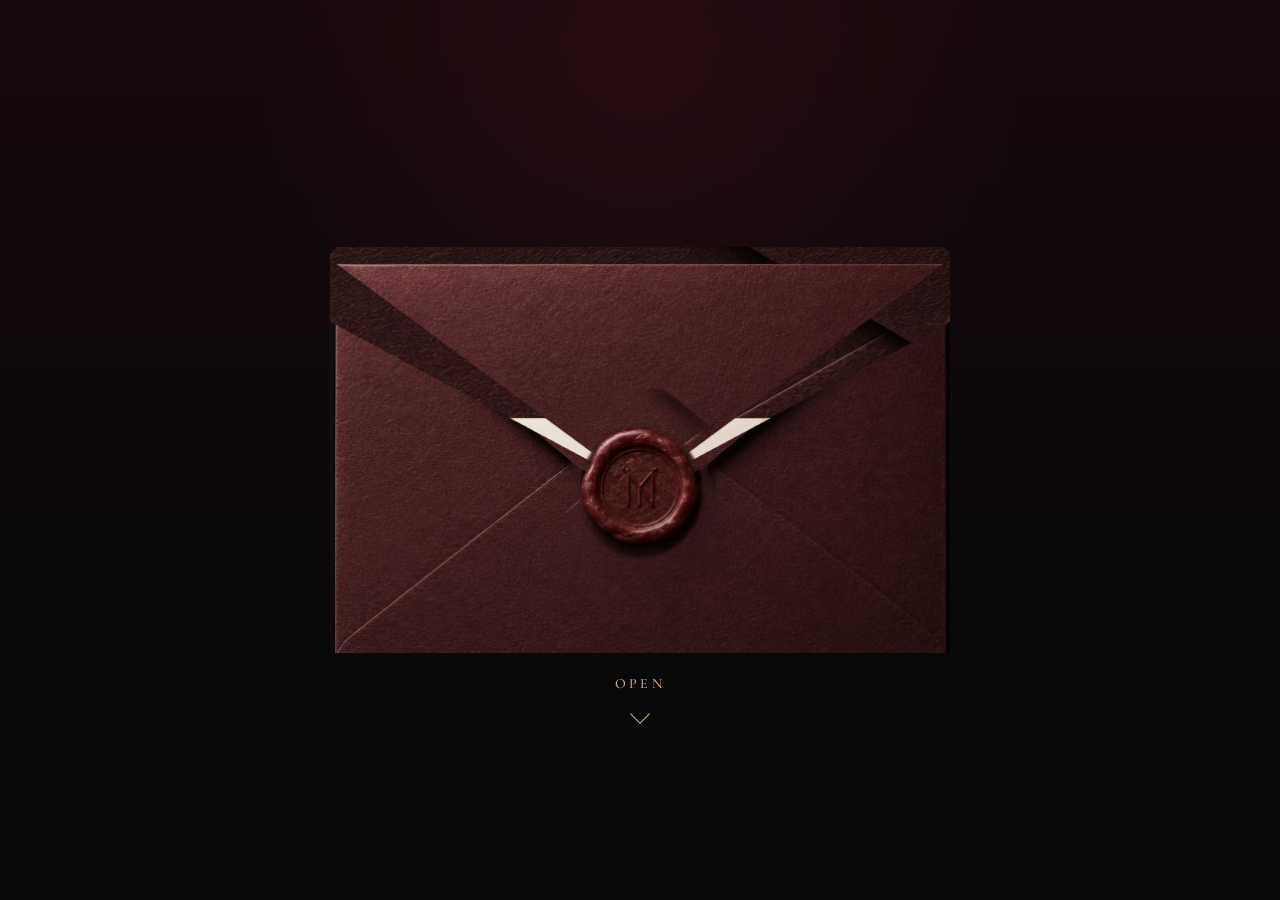
<file: index.html>
<!DOCTYPE html>
<html lang="ja">
<head>
<meta charset="UTF-8">
<meta name="viewport" content="width=device-width, initial-scale=1.0">
<meta name="theme-color" content="#13070a">
<title>Invitation for NENE — v75</title>
<link rel="preconnect" href="https://fonts.googleapis.com">
<link rel="preconnect" href="https://fonts.gstatic.com" crossorigin>
<link href="https://fonts.googleapis.com/css2?family=Cormorant+Garamond:wght@400;500;600&family=Noto+Serif+JP:wght@400;500;600&display=swap" rel="stylesheet">
<style>
:root{--gold:#d4ad86;--ink:#2b2622}
*{box-sizing:border-box}
html{
  min-height:100%;
  overflow-x:hidden;
  overflow-y:auto;
}
body{
  margin:0;
  min-height:100vh;
  min-height:100dvh;
  overflow-x:hidden;
  overflow-y:auto;
  color:#fff;
  font-family:"Noto Serif JP",serif;
  background:radial-gradient(circle at 50% 8%,rgba(100,23,37,.20),transparent 36%),linear-gradient(180deg,#18090d,#09090a 76%);
  -webkit-overflow-scrolling:touch;
}
.stage{
  width:min(94vw,620px);
  text-align:center;
}
.envelope-screen{
  position:fixed;
  inset:0;
  z-index:20;
  display:grid;
  place-items:center;
  padding:calc(16px + env(safe-area-inset-top)) 0 calc(16px + env(safe-area-inset-bottom));
}
.open-button{display:block;width:100%;border:0;background:none;padding:0;cursor:pointer;color:inherit}
.envelope{
  width:100%;aspect-ratio:1246/816;position:relative;perspective:1800px;transform-style:preserve-3d;
}
.inner{
  position:absolute;inset:0;z-index:1;border-radius:10px;overflow:hidden;
  background:url("assets/envelope-inner.webp") center/cover;
}
.inner::after{
  content:"";position:absolute;inset:0;
  background:linear-gradient(180deg,rgba(0,0,0,.18),transparent 35%,rgba(0,0,0,.08));
}
.card-slot{
  position:absolute;
  inset:0;
  z-index:2;
  pointer-events:none;
  overflow:hidden;
  border-radius:10px;
}

.envelope.card-free .card-slot{
  overflow:visible;
  z-index:7;
}

.card{
  position:absolute;
  left:20%;
  right:20%;
  top:18%;
  height:67%;
  z-index:2;
  transform:translate3d(0,36%,0) rotate(0deg) scale(1);
  transform-origin:50% 82%;
  backface-visibility:hidden;
  -webkit-backface-visibility:hidden;
  will-change:transform;
  transform-style:preserve-3d;
  contain:paint;
}

.card img{
  width:100%;
  height:100%;
  object-fit:cover;
  display:block;
  border-radius:2px;
  transform:translateZ(0);
}

.card::before{
  content:"";
  position:absolute;
  left:6%;
  right:6%;
  top:8%;
  bottom:-5%;
  z-index:-1;
  border-radius:4px;
  background:rgba(0,0,0,.28);
  filter:blur(12px);
  transform:translate3d(0,10px,0);
  pointer-events:none;
}

.pocket{
  position:absolute;
  inset:0;
  z-index:5;
  pointer-events:none;
  will-change:opacity;
}

.pocket img{
  width:100%;
  height:100%;
  display:block;
  transform:translateZ(0);
}

.flap{
  position:absolute;
  inset:0;
  z-index:6;
  transform-origin:50% 4.2%;
  transform-style:preserve-3d;
  transform:rotateX(0deg);
  backface-visibility:visible;
  -webkit-backface-visibility:visible;
  will-change:transform;
}

.flap img{
  display:block;
  width:100%;
  height:100%;
  backface-visibility:visible;
  -webkit-backface-visibility:visible;
}


.seal{
  position:absolute;
  width:21.7%;
  left:39.15%;
  top:42.8%;
  z-index:8;
  transform:translate3d(0,0,0) rotate(0deg) scale(1);
  backface-visibility:hidden;
  -webkit-backface-visibility:hidden;
  will-change:transform,opacity;
}

.seal img{width:100%;display:block;transform:translateZ(0)}

.envelope.seal-hidden .seal{
  display:none;
  visibility:hidden;
  filter:none;
}

/*
  Once the invitation has cleared the envelope,
  place it above the opened flap and every envelope panel.
*/
.envelope.card-front .card-slot{
  overflow:visible;
  z-index:12;
}

.envelope.card-front .card{
  z-index:12;
}

.envelope.card-front .flap{
  z-index:1;
  pointer-events:none;
}

.envelope.card-front .pocket{
  z-index:4;
}


/*
  While the flap is rotating, the scene uses preserve-3d.
  Once the rotation is complete, flatten the scene so normal z-index
  ordering is deterministic across Safari, Chromium, and Firefox.
*/
.envelope.flap-opened{
  transform-style:flat;
}

.envelope.flap-opened .flap{
  z-index:1;
}

/*
  During extraction, the invitation's upper portion must sit above the
  opened flap, while the lower portion remains behind the front pocket.
*/
.envelope.card-above-flap .card-slot{
  z-index:6;
}

.envelope.card-above-flap .flap{
  z-index:1;
}

.envelope.card-above-flap .pocket{
  z-index:8;
}

/*
  After the invitation has fully cleared the pocket, it becomes the
  foremost layer in the scene.
*/
.envelope.card-front .card-slot{
  z-index:12;
  transform:translateZ(0);
}

.envelope.card-front .pocket{
  z-index:4;
}


/* One tap starts one coordinated timeline. */
.envelope.playing{
  transform:translateZ(0);
}

.envelope.playing .seal{
  animation:sealReleaseSmooth 1.02s cubic-bezier(.22,.72,.18,1) .08s both;
}

.envelope.playing .flap{
  animation:flapOpenSmooth 1.95s cubic-bezier(.20,.70,.16,1) .92s both;
}

.envelope.playing .card{
  animation:cardRevealAndPullSmooth 4.25s cubic-bezier(.20,.68,.18,1) 3.05s both;
}

.envelope.playing .pocket,
.envelope.playing .inner{
  animation:backgroundRecedeSmooth 1.05s ease 6.05s both;
}

/*
  v38 motion design:
  - visual structure remains v34
  - only transform and opacity are animated
  - no material swaps, no animated blur, and no overshoot
*/

@keyframes sealReleaseSmooth{
  0%{
    transform:translate3d(0,0,0) rotate(0deg) scale(1);
    opacity:1;
  }
  18%{
    transform:translate3d(0,-2px,28px) rotate(-1deg) scale(1.025);
    opacity:1;
  }
  48%{
    transform:translate3d(24px,22px,76px) rotate(7deg) scale(.97);
    opacity:1;
  }
  100%{
    transform:translate3d(82px,72px,122px) rotate(22deg) scale(.84);
    opacity:0;
  }
}

/*
  The same v34 flap remains visible after opening.
  The hinge and final 178-degree position are preserved,
  but the motion is one continuous curve with fewer interpolation breaks.
*/
@keyframes flapOpenSmooth{
  0%,7%{
    transform:rotateX(0deg);
  }
  28%{
    transform:rotateX(24deg);
  }
  68%{
    transform:rotateX(142deg);
  }
  100%{
    transform:rotateX(178deg);
  }
}

/*
  The card stays inside during the initial pause.
  It peeks out, pauses briefly, clears the pocket,
  and then approaches the viewer without changing assets.
*/
@keyframes cardRevealAndPullSmooth{
  0%,16%{
    transform:translate3d(0,36%,0) rotate(0deg) scale(1);
  }
  34%{
    transform:translate3d(0,25%,0) rotate(0deg) scale(1);
  }
  45%{
    transform:translate3d(0,25%,0) rotate(0deg) scale(1);
  }
  68%{
    transform:translate3d(0,3%,0) rotate(-.45deg) scale(1.008);
  }
  82%{
    transform:translate3d(0,-8%,0) rotate(-1.1deg) scale(1.026);
  }
  88%{
    transform:translate3d(0,-8%,0) rotate(-1.1deg) scale(1.026);
  }
  100%{
    transform:translate3d(0,-15%,0) rotate(-.55deg) scale(1.14);
  }
}

@keyframes backgroundRecedeSmooth{
  from{opacity:1}
  to{opacity:.44}
}

.open-label{
  margin-top:22px;
  color:var(--gold);
  font:500 .88rem "Cormorant Garamond",serif;
  letter-spacing:.23em;
  transition:opacity .42s ease,transform .42s ease;
}
.arrow{
  width:14px;
  height:14px;
  border-right:1px solid var(--gold);
  border-bottom:1px solid var(--gold);
  transform:rotate(45deg);
  margin:10px auto;
  transition:opacity .42s ease,transform .42s ease;
}
.envelope.playing~.open-label,
.envelope.playing~.arrow{
  opacity:0;
  transform:translateY(5px) rotate(45deg);
}
.envelope.playing~.open-label{transform:translateY(5px)}

@media (prefers-reduced-motion: reduce){
  .envelope.playing,
  .envelope.playing .seal,
  .envelope.playing .flap,
  .envelope.playing .card,
  .envelope.playing .pocket,
  .envelope.playing .inner{
    animation-duration:.01ms!important;
    animation-delay:0ms!important;
  }
}

/* ---------- Invitation body: normal document flow ---------- */

.envelope-screen{
  transition:opacity .65s ease, filter .65s ease;
}
.envelope-screen.receding{
  opacity:.08;
  filter:blur(2px);
  pointer-events:none;
}

.invitation-page{
  display:none;
  position:fixed;
  inset:0;
  z-index:100;
  width:100%;
  height:100vh;
  height:100dvh;
  padding:28px 0 calc(56px + env(safe-area-inset-bottom));
  overflow-x:hidden;
  overflow-y:scroll;
  -webkit-overflow-scrolling:touch;
  overscroll-behavior-y:contain;
  touch-action:pan-y;
  background:radial-gradient(circle at 50% 8%,rgba(100,23,37,.20),transparent 36%),linear-gradient(180deg,#18090d,#09090a 76%);
  pointer-events:auto;
}
.invitation-page.visible{
  display:block;
}
.invitation-page .invitation-sheet{
  width:min(92vw,620px);
  margin:0 auto;
  touch-action:pan-y;
}

/* The transition uses a temporary clone only. It never becomes scroll content. */
.invitation-transition{
  --from-left:50vw;
  --from-top:50vh;
  --from-width:240px;
  --from-height:320px;
  position:fixed;
  left:var(--from-left);
  top:var(--from-top);
  width:var(--from-width);
  height:var(--from-height);
  z-index:60;
  transform:translate(-50%,-50%);
  transform-origin:center;
  pointer-events:none;
  overflow:hidden;
  animation:invitationCardToSheet 2.05s cubic-bezier(.22,.76,.18,1) forwards;
}
.invitation-transition .invitation-sheet{
  width:100%;
  min-height:100%;
}
.invitation-transition .invitation-content{
  animation:invitationContentFade .72s ease 1.32s forwards;
}

@keyframes invitationCardToSheet{
  0%{
    left:var(--from-left);
    top:var(--from-top);
    width:var(--from-width);
    height:var(--from-height);
    transform:translate(-50%,-50%) scale(1);
  }
  14%{
    left:50vw;
    top:50vh;
    width:var(--from-width);
    height:var(--from-height);
    transform:translate(-50%,-50%) scale(1);
  }
  31%{
    left:50vw;
    top:50vh;
    width:var(--from-width);
    height:var(--from-height);
    transform:translate(-50%,-50%) scale(1.07);
  }
  100%{
    left:50vw;
    top:50vh;
    width:min(92vw,620px);
    height:min(88vh,900px);
    transform:translate(-50%,-50%) scale(1);
  }
}

.invitation-sheet{
  position:relative;
  overflow:hidden;
  width:100%;
  padding:72px 52px 64px;
  color:#302722;
  border-radius:2px;
  background:
    url("assets/invitation-paper-v60.webp") center/300px 300px repeat,
    #f1e8dc;
  box-shadow:
    0 34px 90px rgba(0,0,0,.56),
    0 10px 24px rgba(54,31,18,.28),
    0 2px 3px rgba(255,255,255,.16),
    inset 0 2px 2px rgba(255,255,255,.9),
    inset 2px 0 2px rgba(255,255,255,.42),
    inset -2px 0 3px rgba(91,57,35,.16),
    inset 0 -3px 4px rgba(91,57,35,.18);
}

.invitation-sheet::before{
  content:"";
  position:absolute;
  inset:18px;
  border:1px solid rgba(165,112,82,.48);
  box-shadow:
    0 0 0 1px rgba(255,255,255,.25),
    inset 0 0 18px rgba(117,78,50,.035);
  pointer-events:none;
}

.invitation-sheet::after{
  content:"";
  position:absolute;
  inset:0;
  background:linear-gradient(100deg,rgba(255,255,255,.025),transparent 22%,transparent 78%,rgba(112,76,52,.018));
  opacity:.35;
  pointer-events:none;
}

.invitation-corner{
  position:absolute;
  z-index:2;
  width:92px;
  aspect-ratio:1;
  background:url("assets/corner-ornament.png") center/contain no-repeat;
  opacity:.9;
  filter:drop-shadow(0 1px 0 rgba(255,255,255,.44));
  pointer-events:none;
}
.invitation-corner.tl{top:20px;left:20px}
.invitation-corner.tr{top:20px;right:20px;transform:scaleX(-1)}
.invitation-corner.bl{bottom:20px;left:20px;transform:scaleY(-1)}
.invitation-corner.br{bottom:20px;right:20px;transform:scale(-1)}

.invitation-content{
  position:relative;
  z-index:3;
  opacity:1;
  transform:none;
}
@keyframes invitationContentFade{
  from{opacity:0;transform:translateY(10px)}
  to{opacity:1;transform:none}
}

.invitation-monogram{
  position:relative;
  width:92px;
  height:92px;
  margin:0 auto 12px;
  display:grid;
  place-items:center;
}
.invitation-monogram img{
  width:100%;
  height:100%;
  object-fit:contain;
  display:block;
  filter:
    drop-shadow(0 1px 0 rgba(255,255,255,.72))
    drop-shadow(0 2px 1px rgba(86,43,30,.2));
}
.invitation-heading{
  margin:0;text-align:center;color:#8f5f4c;
  font:500 2.6rem "Cormorant Garamond",serif;letter-spacing:.14em;
}
.invitation-to{
  margin:14px 0 30px;text-align:center;color:#76594c;
  font:500 1.42rem "Cormorant Garamond",serif;letter-spacing:.04em;
}
.invitation-copy{margin:0;text-align:center;font-size:.94rem;line-height:2.05;letter-spacing:.025em}
.invitation-divider{width:156px;height:24px;margin:28px auto;color:#ab775f}
.invitation-divider svg{width:100%;height:100%}
.invitation-details{margin-top:4px}
.invitation-row{display:grid;grid-template-columns:150px 1fr;gap:28px;align-items:start;padding:18px 0;border-top:1px solid rgba(166,113,87,.42)}
.invitation-row:last-child{border-bottom:1px solid rgba(166,113,87,.42)}
.invitation-label{margin:0;color:#7e5848;font:600 .79rem "Cormorant Garamond",serif;letter-spacing:.1em}
.invitation-value{margin:0;font-size:.9rem;line-height:1.8}
.invitation-closing{margin:34px 0 0;text-align:center;color:#76594c;font:500 1.06rem "Cormorant Garamond",serif;letter-spacing:.025em}

.itinerary-notice{
  margin:34px auto 0;
  padding:28px 18px 4px;
  text-align:center;
  border-top:1px solid rgba(166,113,87,.42);
}
.itinerary-notice-title{
  margin:0 0 12px;
  color:#8f5f4c;
  font:600 .8rem "Cormorant Garamond",serif;
  letter-spacing:.18em;
}
.itinerary-notice-copy{
  margin:0;
  color:#5f5048;
  font-size:.84rem;
  line-height:1.9;
  letter-spacing:.02em;
}
.itinerary-notice-date{
  margin:14px 0 0;
  color:#92776a;
  font:500 .76rem "Cormorant Garamond",serif;
  letter-spacing:.045em;
}


@media(max-width:500px){
  .invitation-page{
    padding:14px 0 calc(32px + env(safe-area-inset-bottom));
    overflow-y:scroll;
    touch-action:pan-y;
  }
  .invitation-page .invitation-sheet{
    width:min(94vw,620px);
  }
  .invitation-sheet{
    padding:64px 24px 48px;
    border-radius:1px;
    box-shadow:0 24px 64px rgba(0,0,0,.52),0 8px 18px rgba(54,31,18,.24),inset 0 2px 2px rgba(255,255,255,.88),inset 0 -2px 3px rgba(91,57,35,.16);
  }
  .invitation-sheet::before{inset:12px}
  .invitation-corner{width:66px}
  .invitation-corner.tl{top:13px;left:13px}
  .invitation-corner.tr{top:13px;right:13px}
  .invitation-corner.bl{bottom:13px;left:13px}
  .invitation-corner.br{bottom:13px;right:13px}
  .invitation-monogram{width:82px;height:82px;margin-bottom:8px}
  .invitation-heading{font-size:2rem;letter-spacing:.12em}
  .invitation-to{font-size:1.3rem;margin:10px 0 24px}
  .invitation-copy{font-size:.89rem;line-height:1.95;letter-spacing:.018em}
  .invitation-divider{width:132px;margin:22px auto}
  .invitation-row{grid-template-columns:94px minmax(0,1fr);gap:14px;padding:15px 0}
  .invitation-label{font-size:.7rem;letter-spacing:.075em;white-space:nowrap}
  .invitation-value{font-size:.82rem;line-height:1.72}
  .invitation-closing{font-size:.95rem;line-height:1.35;margin-top:28px}
  .itinerary-notice{margin-top:28px;padding:24px 8px 4px}
  .itinerary-notice-copy{font-size:.8rem;line-height:1.85}
}

@media(max-width:375px){
  .invitation-sheet{padding-left:20px;padding-right:20px}
  .invitation-row{grid-template-columns:88px minmax(0,1fr);gap:10px}
  .invitation-label{font-size:.66rem}
  .invitation-value{font-size:.79rem}
}
@media (prefers-reduced-motion: reduce){
  .invitation-transition{animation-duration:.01ms}
  .invitation-transition .invitation-content{animation-duration:.01ms;animation-delay:0ms}
}


/* ---------- v75: isolated envelope centering ---------- */
.stage.envelope-screen{
  position:fixed;
  inset:0;
  width:100%;
  height:100vh;
  height:100svh;
  margin:0;
  padding:0;
  display:block;
  overflow:hidden;
  text-align:center;
  transform:none;
}
.stage.envelope-screen .open-button{
  position:absolute;
  left:50%;
  top:50%;
  width:min(94vw,125vh,620px);
  width:min(94vw,125svh,620px);
  margin:0;
  transform:translate3d(-50%,-50%,0);
}
.stage.envelope-screen .open-label{
  position:absolute;
  left:50%;
  top:calc(50% + 150px);
  margin:0;
  transform:translateX(-50%);
  white-space:nowrap;
}
.stage.envelope-screen .arrow{
  position:absolute;
  left:50%;
  top:calc(50% + 182px);
  margin:0;
  transform:translateX(-50%) rotate(45deg);
}
.stage.envelope-screen .envelope.playing~.open-label{
  opacity:0;
  transform:translate(-50%,5px);
}
.stage.envelope-screen .envelope.playing~.arrow{
  opacity:0;
  transform:translate(-50%,5px) rotate(45deg);
}
@media (min-width:600px) and (min-height:600px){
  .stage.envelope-screen .open-label{top:calc(50% + 225px)}
  .stage.envelope-screen .arrow{top:calc(50% + 257px)}
}
@media (orientation:landscape) and (max-height:500px){
  .stage.envelope-screen .open-label{top:calc(50% + 178px)}
  .stage.envelope-screen .arrow{top:calc(50% + 210px)}
}

</style>
<link rel="preload" as="image" href="assets/envelope-inner.webp">
<link rel="preload" as="image" href="assets/flap-front.webp">
<link rel="preload" as="image" href="assets/invitation-card.webp">
<link rel="preload" as="image" href="assets/pocket-front.webp">
<link rel="preload" as="image" href="assets/wax-seal.webp">
<link rel="preload" as="image" href="assets/monogram-yn.png">
<link rel="preload" as="image" href="assets/corner-ornament.png">
<link rel="preload" as="image" href="assets/invitation-paper-v60.webp">
<link rel="stylesheet" href="itinerary-gate.css">
</head>
<body>
<main class="stage envelope-screen" id="envelopeScreen">
  <button class="open-button" id="openButton" aria-label="招待状を開く">
    <div class="envelope" id="envelope">
      <div class="inner"></div>
      <div class="card-slot"><div class="card"><img decoding="sync" fetchpriority="high" draggable="false" src="assets/invitation-card.webp" alt=""></div></div>
      <div class="pocket"><img decoding="sync" fetchpriority="high" draggable="false" src="assets/pocket-front.webp" alt=""></div>
      <div class="flap">
        <img decoding="sync" fetchpriority="high" draggable="false" src="assets/flap-front.webp" alt="">
      </div>
      <div class="seal"><img decoding="sync" fetchpriority="high" draggable="false" src="assets/wax-seal.webp" alt=""></div>
    </div>
  </button>
  <div class="open-label">OPEN</div>
  <div class="arrow"></div>
</main>


<section class="invitation-page" id="invitationPage" aria-hidden="true">
  <article class="invitation-sheet">
    <span class="invitation-corner tl" aria-hidden="true"></span>
    <span class="invitation-corner tr" aria-hidden="true"></span>
    <span class="invitation-corner bl" aria-hidden="true"></span>
    <span class="invitation-corner br" aria-hidden="true"></span>

    <div class="invitation-content">
      <div class="invitation-monogram" aria-label="YN">
        <img src="assets/monogram-yn.png" alt="YN monogram">
      </div>

      <h1 class="invitation-heading">INVITATION</h1>
      <p class="invitation-to">To NENE</p>

      <p class="invitation-copy">
        誕生日を迎える寧々へ<br><br>
        今年も誕生日をお祝いできて嬉しいよ。<br>
        楽しんでね！
      </p>

      <div class="invitation-divider"><svg viewBox="0 0 220 28" aria-hidden="true">
<path d="M4 14H82M138 14H216M110 3L118 14L110 25L102 14ZM88 14Q96 2 110 14Q124 2 132 14Q124 26 110 14Q96 26 88 14Z"
fill="none" stroke="currentColor" stroke-width="1.4"/>
<circle cx="110" cy="14" r="2.2" fill="currentColor"/>
</svg></div>

      <p class="invitation-copy">
        行き先や過ごし方は、<br>
        当日までのお楽しみ。
      </p>

      <div class="invitation-divider"><svg viewBox="0 0 220 28" aria-hidden="true">
<path d="M4 14H82M138 14H216M110 3L118 14L110 25L102 14ZM88 14Q96 2 110 14Q124 2 132 14Q124 26 110 14Q96 26 88 14Z"
fill="none" stroke="currentColor" stroke-width="1.4"/>
<circle cx="110" cy="14" r="2.2" fill="currentColor"/>
</svg></div>

      <section class="invitation-details">
        <div class="invitation-row">
          <p class="invitation-label">DATE</p>
          <p class="invitation-value">2026.08.11 – 08.12</p>
        </div>

        <div class="invitation-row">
          <p class="invitation-label">DEPARTURE</p>
          <p class="invitation-value">8月11日　12:00</p>
        </div>

        <div class="invitation-row">
          <p class="invitation-label">DRESS CODE</p>
          <p class="invitation-value">
            ホテルでコースディナーを<br>
            楽しめる服装でお越しください。
          </p>
        </div>

        <div class="invitation-row">
          <p class="invitation-label">WHAT TO BRING</p>
          <p class="invitation-value">
            ・一泊分のお泊まりセット<br>
            ・いつものお出かけセット
          </p>
        </div>
      </section>

      
      <section class="itinerary-notice" aria-label="当日のご案内について">
        <p class="itinerary-notice-title">YOUR ITINERARY</p>
        <p class="itinerary-notice-copy">
          8月11日の朝、この招待状に<br>
          当日のご案内が届きます。
        </p>
        <p class="itinerary-notice-date">Available on the morning of August 11.</p>
      </section>
    </div>
  </article>
</section>

<script>
const envelope = document.getElementById("envelope");
const envelopeScreen = document.getElementById("envelopeScreen");
const invitationPage = document.getElementById("invitationPage");
const openButton = document.getElementById("openButton");
const card = document.querySelector(".card");
const invitationSheet = invitationPage.querySelector(".invitation-sheet");

invitationPage.addEventListener("touchmove", () => {}, {passive:true});

let started = false;

function beginCardToInvitation(){
  const rect = card.getBoundingClientRect();
  const centerX = rect.left + rect.width / 2;
  const centerY = rect.top + rect.height / 2;

  const transition = document.createElement("div");
  transition.className = "invitation-transition";
  transition.style.setProperty("--from-left", `${centerX}px`);
  transition.style.setProperty("--from-top", `${centerY}px`);
  transition.style.setProperty("--from-width", `${rect.width}px`);
  transition.style.setProperty("--from-height", `${rect.height}px`);

  const sheetClone = invitationSheet.cloneNode(true);
  sheetClone.setAttribute("aria-hidden", "true");
  transition.appendChild(sheetClone);
  document.body.appendChild(transition);

  card.style.opacity = "0";
  setTimeout(() => envelopeScreen.classList.add("receding"), 610);

  let transitionFinished = false;

  function finishTransition(){
    if (transitionFinished) return;
    transitionFinished = true;

    // Hide the temporary fixed copy before revealing the real scroll page.
    transition.style.opacity = "0";
    transition.style.visibility = "hidden";
    transition.style.display = "none";

    if (envelopeScreen.isConnected) envelopeScreen.remove();

    invitationPage.classList.add("visible");
    invitationPage.setAttribute("aria-hidden", "false");
    invitationPage.scrollTop = 0;

    // Cancel all remaining clone animations, empty it, then remove it.
    transition.getAnimations({subtree:true}).forEach(animation => animation.cancel());
    transition.replaceChildren();
    transition.remove();

    requestAnimationFrame(() => {
      invitationPage.scrollTop = 0;
    });
  }

  // Use one deterministic handoff instead of depending on Safari animation events.
  window.setTimeout(finishTransition, 2120);
}

openButton.addEventListener("click", () => {
  if (started) return;
  started = true;

  requestAnimationFrame(() => requestAnimationFrame(() => envelope.classList.add("playing")));

  setTimeout(() => envelope.classList.add("seal-hidden"), 1220);
  setTimeout(() => envelope.classList.add("flap-opened"), 2920);
  setTimeout(() => envelope.classList.add("card-above-flap"), 3040);
  setTimeout(() => envelope.classList.add("card-free"), 5850);
  setTimeout(() => envelope.classList.add("card-front"), 6100);

  setTimeout(beginCardToInvitation, 7550);
});
</script>
<script src="itinerary-gate.js"></script>
</body>
</html>
</file>
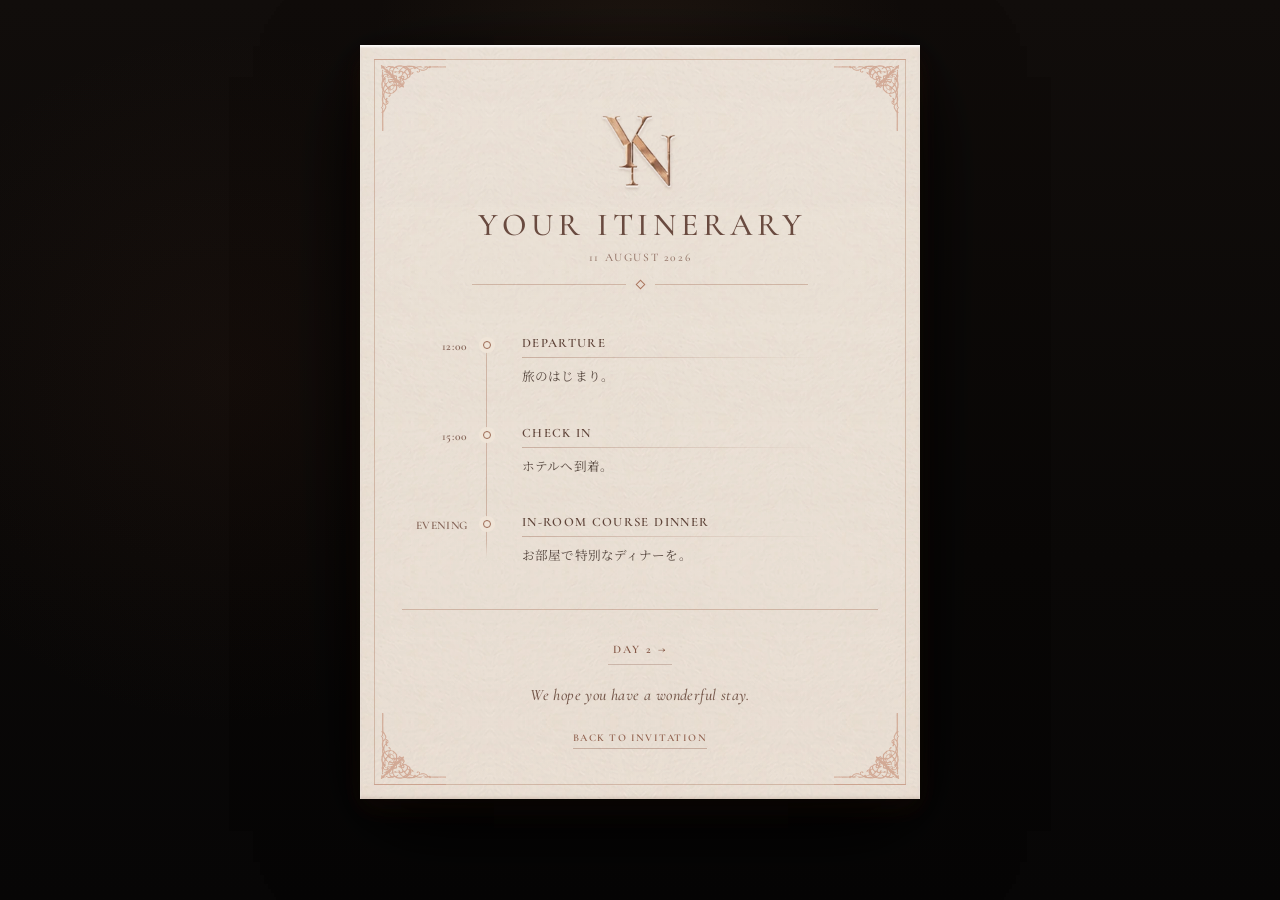
<file: itinerary.html>
<!DOCTYPE html>
<html lang="ja">
<head>
<meta charset="UTF-8">
<meta name="viewport" content="width=device-width, initial-scale=1.0, viewport-fit=cover">
<meta name="theme-color" content="#0d0908">
<title>Your Itinerary — NENE</title>
<link rel="preconnect" href="https://fonts.googleapis.com">
<link rel="preconnect" href="https://fonts.gstatic.com" crossorigin>
<link href="https://fonts.googleapis.com/css2?family=Cormorant+Garamond:wght@400;500;600&family=Noto+Serif+JP:wght@400;500;600&display=swap" rel="stylesheet">
<link rel="stylesheet" href="itinerary.css">
</head>
<body>
<main class="itinerary-page" id="itineraryPage" aria-live="polite">
  <section class="locked-card" id="lockedCard" hidden>
    <img class="locked-monogram" src="assets/monogram-yn.png" alt="YN">
    <p class="eyebrow">YOUR ITINERARY</p>
    <h1>Reserved</h1>
    <p>当日のご案内は<br>8月11日 7:00にお届けします。</p>
    <a href="index.html" class="back-link">BACK TO INVITATION</a>
  </section>

  <section class="booklet" id="booklet" hidden aria-label="Your Itinerary">
    <div class="booklet-pages" id="bookletPages">
      <article class="schedule-card day-page day-two" id="dayTwo" aria-hidden="true">
        <img class="corner tl" src="assets/corner-ornament.png" alt="" aria-hidden="true">
        <img class="corner tr" src="assets/corner-ornament.png" alt="" aria-hidden="true">
        <img class="corner bl" src="assets/corner-ornament.png" alt="" aria-hidden="true">
        <img class="corner br" src="assets/corner-ornament.png" alt="" aria-hidden="true">

        <header class="schedule-header">
          <img class="monogram" src="assets/monogram-yn.png" alt="YN">
          <h1>YOUR ITINERARY</h1>
          <p class="dates">12 AUGUST 2026</p>
          <div class="header-ornament" aria-hidden="true"><span></span></div>
        </header>

        <section class="day-block">
          <div class="timeline">
            <div class="event">
              <time>MORNING</time>
              <span class="timeline-dot" aria-hidden="true"></span>
              <div class="event-copy">
                <h2>CHECK OUT</h2>
                <p>次の時間へ。</p>
              </div>
            </div>
            <div class="event">
              <time>DAYTIME</time>
              <span class="timeline-dot" aria-hidden="true"></span>
              <div class="event-copy">
                <h2>DAY 2 PLAN</h2>
                <p>ここには2日目の予定を追加していきます。</p>
              </div>
            </div>
          </div>
        </section>

        <footer class="schedule-footer page-navigation">
          <button class="page-turn-button previous-day" type="button" data-page="1" aria-label="Day 1へ戻る">
            <span aria-hidden="true">←</span> DAY 1
          </button>
          <p>We hope you have a wonderful stay.</p>
          <a href="index.html" class="back-link">BACK TO INVITATION</a>
        </footer>
      </article>

      <article class="schedule-card day-page day-one" id="dayOne" aria-hidden="false">
        <img class="corner tl" src="assets/corner-ornament.png" alt="" aria-hidden="true">
        <img class="corner tr" src="assets/corner-ornament.png" alt="" aria-hidden="true">
        <img class="corner bl" src="assets/corner-ornament.png" alt="" aria-hidden="true">
        <img class="corner br" src="assets/corner-ornament.png" alt="" aria-hidden="true">

        <header class="schedule-header">
          <img class="monogram" src="assets/monogram-yn.png" alt="YN">
          <h1>YOUR ITINERARY</h1>
          <p class="dates">11 AUGUST 2026</p>
          <div class="header-ornament" aria-hidden="true"><span></span></div>
        </header>

        <section class="day-block">
          <div class="timeline">
            <div class="event">
              <time datetime="2026-08-11T12:00">12:00</time>
              <span class="timeline-dot" aria-hidden="true"></span>
              <div class="event-copy">
                <h2>DEPARTURE</h2>
                <p>旅のはじまり。</p>
              </div>
            </div>

            <div class="event">
              <time datetime="2026-08-11T15:00">15:00</time>
              <span class="timeline-dot" aria-hidden="true"></span>
              <div class="event-copy">
                <h2>CHECK IN</h2>
                <p>ホテルへ到着。</p>
              </div>
            </div>

            <div class="event">
              <time>EVENING</time>
              <span class="timeline-dot" aria-hidden="true"></span>
              <div class="event-copy">
                <h2>IN-ROOM COURSE DINNER</h2>
                <p>お部屋で特別なディナーを。</p>
              </div>
            </div>
          </div>
        </section>

        <footer class="schedule-footer page-navigation">
          <button class="page-turn-button next-day" type="button" data-page="2" aria-label="Day 2を開く">
            DAY 2 <span aria-hidden="true">→</span>
          </button>
          <p>We hope you have a wonderful stay.</p>
          <a href="index.html" class="back-link">BACK TO INVITATION</a>
        </footer>
      </article>
    </div>
  </section>
</main>
<script src="itinerary.js"></script>
</body>
</html>
</file>
<file: itinerary-gate.css>
/* Phase 2 itinerary gate. Isolated from the completed envelope/invitation styles. */
.itinerary-notice.itinerary-interactive{
  position:relative;
  cursor:pointer;
  -webkit-tap-highlight-color:transparent;
}
.itinerary-notice.itinerary-interactive::after{
  content:"VIEW ITINERARY  →";
  display:block;
  width:max-content;
  max-width:100%;
  margin:18px auto 0;
  padding:9px 18px 8px;
  color:#7e5848;
  border:1px solid rgba(166,113,87,.5);
  border-radius:999px;
  font:600 .68rem "Cormorant Garamond",serif;
  letter-spacing:.14em;
  transition:background .25s ease,border-color .25s ease,transform .25s ease;
}
.itinerary-notice.itinerary-interactive:focus-visible{
  outline:2px solid rgba(143,95,76,.65);
  outline-offset:7px;
}
@media (hover:hover){
  .itinerary-notice.itinerary-interactive:hover::after{
    background:rgba(166,113,87,.08);
    border-color:rgba(143,95,76,.7);
    transform:translateY(-1px);
  }
}

body.itinerary-modal-open{
  overflow:hidden;
}
.itinerary-reserved-modal{
  position:fixed;
  inset:0;
  z-index:10000;
  display:grid;
  place-items:center;
  padding:24px;
  opacity:0;
  visibility:hidden;
  transition:opacity .24s ease,visibility .24s ease;
}
.itinerary-reserved-modal[hidden]{
  display:none;
}
.itinerary-reserved-modal.is-open{
  opacity:1;
  visibility:visible;
}
.itinerary-reserved-backdrop{
  position:absolute;
  inset:0;
  background:rgba(30,24,21,.48);
  backdrop-filter:blur(2px);
  -webkit-backdrop-filter:blur(2px);
}
.itinerary-reserved-card{
  position:relative;
  width:min(420px,calc(100vw - 40px));
  padding:42px 34px 30px;
  overflow:hidden;
  text-align:center;
  color:#3f342f;
  background:
    linear-gradient(rgba(255,253,249,.965),rgba(255,253,249,.965)),
    repeating-linear-gradient(0deg,rgba(126,88,72,.025) 0 1px,transparent 1px 4px);
  border:1px solid rgba(166,113,87,.36);
  border-radius:4px;
  box-shadow:0 24px 70px rgba(34,25,21,.24),0 4px 16px rgba(34,25,21,.08);
  transform:translateY(10px) scale(.985);
  transition:transform .28s cubic-bezier(.2,.7,.25,1),opacity .24s ease;
}
.itinerary-reserved-modal.is-open .itinerary-reserved-card{
  transform:translateY(0) scale(1);
}
.itinerary-reserved-card::before,
.itinerary-reserved-card::after{
  content:"";
  position:absolute;
  width:34px;
  height:34px;
  opacity:.68;
}
.itinerary-reserved-card::before{
  top:12px;
  left:12px;
  border-top:1px solid rgba(166,113,87,.58);
  border-left:1px solid rgba(166,113,87,.58);
}
.itinerary-reserved-card::after{
  right:12px;
  bottom:12px;
  border-right:1px solid rgba(166,113,87,.58);
  border-bottom:1px solid rgba(166,113,87,.58);
}
.itinerary-reserved-monogram{
  position:absolute;
  inset:50% auto auto 50%;
  transform:translate(-50%,-51%);
  color:rgba(179,118,91,.055);
  font:500 8rem/1 "Cormorant Garamond",serif;
  letter-spacing:-.08em;
  user-select:none;
  pointer-events:none;
}
.itinerary-reserved-kicker{
  position:relative;
  margin:0;
  color:#8f5f4c;
  font:600 .78rem "Cormorant Garamond",serif;
  letter-spacing:.2em;
}
.itinerary-reserved-rule{
  position:relative;
  width:116px;
  height:1px;
  margin:18px auto 17px;
  background:linear-gradient(90deg,transparent,rgba(166,113,87,.65),transparent);
}
.itinerary-reserved-rule span{
  position:absolute;
  left:50%;
  top:50%;
  width:5px;
  height:5px;
  transform:translate(-50%,-50%) rotate(45deg);
  background:#b77c61;
  box-shadow:0 0 0 4px #fffdfa;
}
.itinerary-reserved-status{
  position:relative;
  display:inline-block;
  margin:0 0 16px;
  padding:5px 11px 4px;
  color:#8b6555;
  border:1px solid rgba(166,113,87,.38);
  border-radius:999px;
  font:600 .62rem "Cormorant Garamond",serif;
  letter-spacing:.2em;
}
.itinerary-reserved-title{
  position:relative;
  margin:0;
  color:#493932;
  font:500 1.2rem/1.6 "Noto Serif JP",serif;
  letter-spacing:.05em;
}
.itinerary-reserved-copy{
  position:relative;
  margin:18px 0 0;
  color:#6f594f;
  font:500 .83rem/1.75 "Cormorant Garamond",serif;
  letter-spacing:.035em;
}
.itinerary-reserved-subcopy{
  position:relative;
  margin:13px 0 0;
  color:#76665e;
  font:400 .78rem/1.8 "Noto Serif JP",serif;
  letter-spacing:.02em;
}
.itinerary-reserved-close{
  position:relative;
  display:inline-block;
  margin:24px 0 0;
  padding:8px 18px 7px;
  color:#805b4b;
  background:transparent;
  border:0;
  border-bottom:1px solid rgba(166,113,87,.48);
  border-radius:0;
  font:600 .68rem "Cormorant Garamond",serif;
  letter-spacing:.18em;
  cursor:pointer;
  -webkit-tap-highlight-color:transparent;
}
.itinerary-reserved-close:focus-visible{
  outline:2px solid rgba(143,95,76,.55);
  outline-offset:5px;
}

@media(max-width:500px){
  .itinerary-reserved-modal{padding:20px}
  .itinerary-reserved-card{
    width:min(370px,calc(100vw - 32px));
    padding:38px 24px 27px;
  }
  .itinerary-reserved-monogram{font-size:6.7rem}
  .itinerary-reserved-title{font-size:1.08rem}
  .itinerary-reserved-copy{font-size:.79rem}
  .itinerary-reserved-subcopy{font-size:.75rem}
}

@media(prefers-reduced-motion:reduce){
  .itinerary-notice.itinerary-interactive::after,
  .itinerary-reserved-modal,
  .itinerary-reserved-card{
    transition:none;
  }
}
</file>
<file: itinerary.css>
:root{
  --ink:#342921;
  --ink-soft:#655248;
  --rose:#9d6c58;
  --rose-deep:#795040;
  --line:rgba(160,105,80,.36);
  --paper:#f2e8da;
}
*{box-sizing:border-box}
html{min-height:100%;background:#0b0807}
body{
  margin:0;
  min-height:100vh;
  min-height:100dvh;
  color:#fff;
  font-family:"Noto Serif JP",serif;
  overflow-x:hidden;
  background:
    radial-gradient(circle at 50% 8%,rgba(177,123,79,.09),transparent 26%),
    radial-gradient(circle at 18% 42%,rgba(142,76,47,.07),transparent 30%),
    linear-gradient(180deg,#110d0b 0%,#0a0807 62%,#070606 100%);
}
.itinerary-page{
  position:relative;
  min-height:100vh;
  min-height:100dvh;
  display:flex;
  justify-content:center;
  align-items:flex-start;
  padding:clamp(24px,5vh,52px) 0 calc(44px + env(safe-area-inset-bottom));
}
.booklet{
  width:min(92vw,560px);
  perspective:1600px;
  opacity:0;
  transform:translateY(26px) scale(.988);
}
body.is-unlocked .booklet{
  animation:bookletPresented .72s cubic-bezier(.2,.75,.25,1) .06s forwards;
}
.booklet-pages{
  display:grid;
  grid-template-areas:"page";
  align-items:start;
  position:relative;
  width:100%;
  isolation:isolate;
  transform-style:preserve-3d;
  -webkit-transform-style:preserve-3d;
}
.schedule-card,.locked-card{
  position:relative;
  overflow:hidden;
  width:100%;
  margin:0 auto;
  color:var(--ink);
  background:
    linear-gradient(rgba(249,242,232,.15),rgba(239,225,208,.12)),
    url("assets/invitation-paper-v60.webp") center/300px 300px repeat,
    var(--paper);
  box-shadow:
    0 32px 88px rgba(0,0,0,.58),
    0 10px 26px rgba(48,25,14,.28),
    inset 0 2px 2px rgba(255,255,255,.82),
    inset 0 -2px 3px rgba(91,57,35,.13);
}
.schedule-card{
  grid-area:page;
  min-height:100%;
  padding:66px 42px 50px;
  backface-visibility:hidden;
  -webkit-backface-visibility:hidden;
  transform-style:preserve-3d;
}
.schedule-card::before,.locked-card::before{
  content:"";
  position:absolute;
  inset:14px;
  border:1px solid rgba(166,113,87,.36);
  pointer-events:none;
}
.schedule-card::after{
  content:"";
  position:absolute;
  inset:0;
  pointer-events:none;
  opacity:.22;
  background:linear-gradient(105deg,rgba(255,255,255,.20),transparent 22%,transparent 75%,rgba(99,59,39,.07));
  mix-blend-mode:soft-light;
}
.day-two{
  z-index:1;
  transform:translateZ(0);
  pointer-events:none;
}
.day-one{
  z-index:2;
  transform:translateZ(1px) rotateY(0deg);
  transform-origin:left center;
  will-change:transform;
  transition:transform 1.80s cubic-bezier(.18,.04,.16,1) .12s, filter 1.80s ease .12s, box-shadow 1.80s ease .12s;
}
.booklet-pages.show-day-two .day-one{
  transform:translateZ(1px) rotateY(-164deg);
  filter:brightness(.92);
  box-shadow:6px 20px 45px rgba(0,0,0,.30);
  pointer-events:none;
}
/*
  Safari can keep the hit-test surface of a transformed, back-facing sheet
  alive for a frame even when it is visually hidden. Once Day 2 is settled,
  make the active sheet explicit: Day 2 owns the top layer and all pointer
  input; Day 1 is moved behind it and cannot receive taps.
*/
.booklet-pages.is-day-two-settled .day-two{
  z-index:3;
  pointer-events:auto;
  transform:translateZ(2px);
}
.booklet-pages.is-day-two-settled .day-one{
  z-index:1;
  visibility:hidden;
  pointer-events:none;
}
/* Re-arm Day 1 only after the DAY 1 control has already been tapped. */
.booklet-pages.is-turning-back .day-one{
  z-index:4;
  visibility:visible;
  pointer-events:none;
}
.booklet-pages.is-turning-back .day-two{
  z-index:1;
  pointer-events:none;
}
.booklet-pages.is-turning-forward .day-one{
  transition-duration:2.75s;
  transition-timing-function:cubic-bezier(.14,.02,.12,1);
}

.booklet-pages.is-turning-forward .day-one::after,
.booklet-pages.is-turning-back .day-one::after{
  opacity:.42;
  background:linear-gradient(90deg,rgba(75,47,34,.17),rgba(255,255,255,.13) 52%,rgba(78,49,35,.08));
}
@keyframes bookletPresented{
  0%{opacity:0;transform:translateY(32px) scale(.985)}
  70%{opacity:1;transform:translateY(-2px) scale(1.001)}
  100%{opacity:1;transform:none}
}
.corner{position:absolute;width:72px;opacity:.58;pointer-events:none}
.corner.tl{top:14px;left:14px}.corner.tr{top:14px;right:14px;transform:scaleX(-1)}
.corner.bl{bottom:14px;left:14px;transform:scaleY(-1)}.corner.br{bottom:14px;right:14px;transform:scale(-1)}
.schedule-header{text-align:center;padding:0 4px 8px}
.monogram,.locked-monogram{
  display:block;
  width:82px;
  height:82px;
  object-fit:contain;
  margin:0 auto 12px;
  filter:drop-shadow(0 1px 0 rgba(255,255,255,.7)) drop-shadow(0 2px 1px rgba(86,43,30,.16));
}
.schedule-header h1{
  margin:0;
  color:#694a3f;
  font:500 clamp(1.55rem,5.2vw,2rem) "Cormorant Garamond",serif;
  letter-spacing:.15em;
  text-indent:.15em;
}
.dates{
  margin:6px 0 0;
  color:#947568;
  font:500 .72rem "Cormorant Garamond",serif;
  letter-spacing:.14em;
}
.header-ornament{display:flex;align-items:center;justify-content:center;margin:17px auto 8px;width:72%}
.header-ornament::before,.header-ornament::after{content:"";height:1px;flex:1;background:var(--line)}
.header-ornament span{width:7px;height:7px;margin:0 11px;border:1px solid #ab775f;transform:rotate(45deg)}
.day-block{padding-top:28px}
.timeline{position:relative}
.timeline::before{
  content:"";
  position:absolute;
  top:7px;
  bottom:9px;
  left:84px;
  width:1px;
  background:linear-gradient(180deg,transparent,var(--line) 8%,var(--line) 92%,transparent);
}
.event{
  display:grid;
  grid-template-columns:66px 18px minmax(0,1fr);
  gap:10px;
  position:relative;
  padding:0 0 34px;
}
.event:last-child{padding-bottom:0}
.event time{
  padding-top:7px;
  text-align:right;
  color:#846457;
  font:600 .72rem "Cormorant Garamond",serif;
  letter-spacing:.055em;
  white-space:nowrap;
}
.timeline-dot{
  width:8px;
  height:8px;
  margin:9px auto 0;
  border:1px solid #9d6b55;
  border-radius:50%;
  background:#f0e5d8;
  box-shadow:0 0 0 4px rgba(240,229,216,.92);
  z-index:1;
}
.event-copy{min-width:0;padding:3px 0 0 16px}
.event h2{
  margin:0 0 7px;
  color:#5f4439;
  font:600 .80rem "Cormorant Garamond",serif;
  letter-spacing:.105em;
  line-height:1.25;
}
.event h2::after{
  content:"";
  display:block;
  width:100%;
  height:1px;
  margin-top:6px;
  background:linear-gradient(90deg,rgba(157,108,88,.42),transparent 85%);
}
.event p{
  margin:0;
  color:#584941;
  font-size:.79rem;
  line-height:1.8;
  letter-spacing:.01em;
}
.schedule-footer{
  text-align:center;
  margin-top:42px;
  padding-top:24px;
  border-top:1px solid var(--line);
}
.schedule-footer>p{
  margin:20px 0 18px;
  color:#76594c;
  font:500 1rem "Cormorant Garamond",serif;
  font-style:italic;
  letter-spacing:.025em;
}
.page-turn-button{
  appearance:none;
  border:0;
  background:transparent;
  color:#845746;
  padding:8px 5px;
  font:600 .72rem "Cormorant Garamond",serif;
  letter-spacing:.18em;
  cursor:pointer;
  touch-action:manipulation;
  -webkit-tap-highlight-color:transparent;
  border-bottom:1px solid rgba(132,87,70,.30);
  transition:letter-spacing .18s ease, color .18s ease, border-color .18s ease;
}
.page-turn-button:focus-visible{
  color:#684235;
  letter-spacing:.205em;
  border-color:rgba(104,66,53,.55);
}
@media(hover:hover) and (pointer:fine){
  .page-turn-button:hover{
    color:#684235;
    letter-spacing:.205em;
    border-color:rgba(104,66,53,.55);
  }
}
.back-link{
  display:inline-block;
  color:#8f5f4c;
  text-decoration:none;
  border-bottom:1px solid rgba(143,95,76,.38);
  padding:4px 0;
  font:600 .65rem "Cormorant Garamond",serif;
  letter-spacing:.14em;
}
.locked-card{
  width:min(92vw,560px);
  text-align:center;
  margin-top:max(8vh,40px);
  padding:74px 34px 68px;
}
.locked-card h1{margin:8px 0 4px;color:#76594c;font:500 2rem "Cormorant Garamond",serif;letter-spacing:.07em}
.locked-card .eyebrow{margin:0;color:var(--rose);font:600 .74rem "Cormorant Garamond",serif;letter-spacing:.22em}
.locked-card>p:not(.eyebrow){margin:24px 0 28px;color:#5f5048;font-size:.85rem;line-height:2}
@media(max-width:500px){
  .itinerary-page{padding-top:18px}
  .booklet,.locked-card{width:min(94vw,440px)}
  .schedule-card{padding:58px 22px 44px}
  .schedule-card::before,.locked-card::before{inset:12px}
  .corner{width:62px}.corner.tl{top:12px;left:12px}.corner.tr{top:12px;right:12px}.corner.bl{bottom:12px;left:12px}.corner.br{bottom:12px;right:12px}
  .monogram,.locked-monogram{width:76px;height:76px}
  .timeline::before{left:68px}
  .event{grid-template-columns:51px 14px minmax(0,1fr);gap:9px;padding-bottom:30px}
  .event time{font-size:.64rem;padding-top:7px}
  .timeline-dot{width:7px;height:7px;margin-top:9px}
  .event-copy{padding-left:12px}
  .event h2{font-size:.72rem;letter-spacing:.09em}
  .event p{font-size:.74rem;line-height:1.75}
}
@media(prefers-reduced-motion:reduce){
  .booklet{animation:none!important;opacity:1!important;transform:none!important}
  .day-one{transition:none!important}
  .day-two .schedule-header,
  .day-two .day-block,
  .day-two .schedule-footer{transition:none!important;opacity:1!important;transform:none!important}
}
</file>
